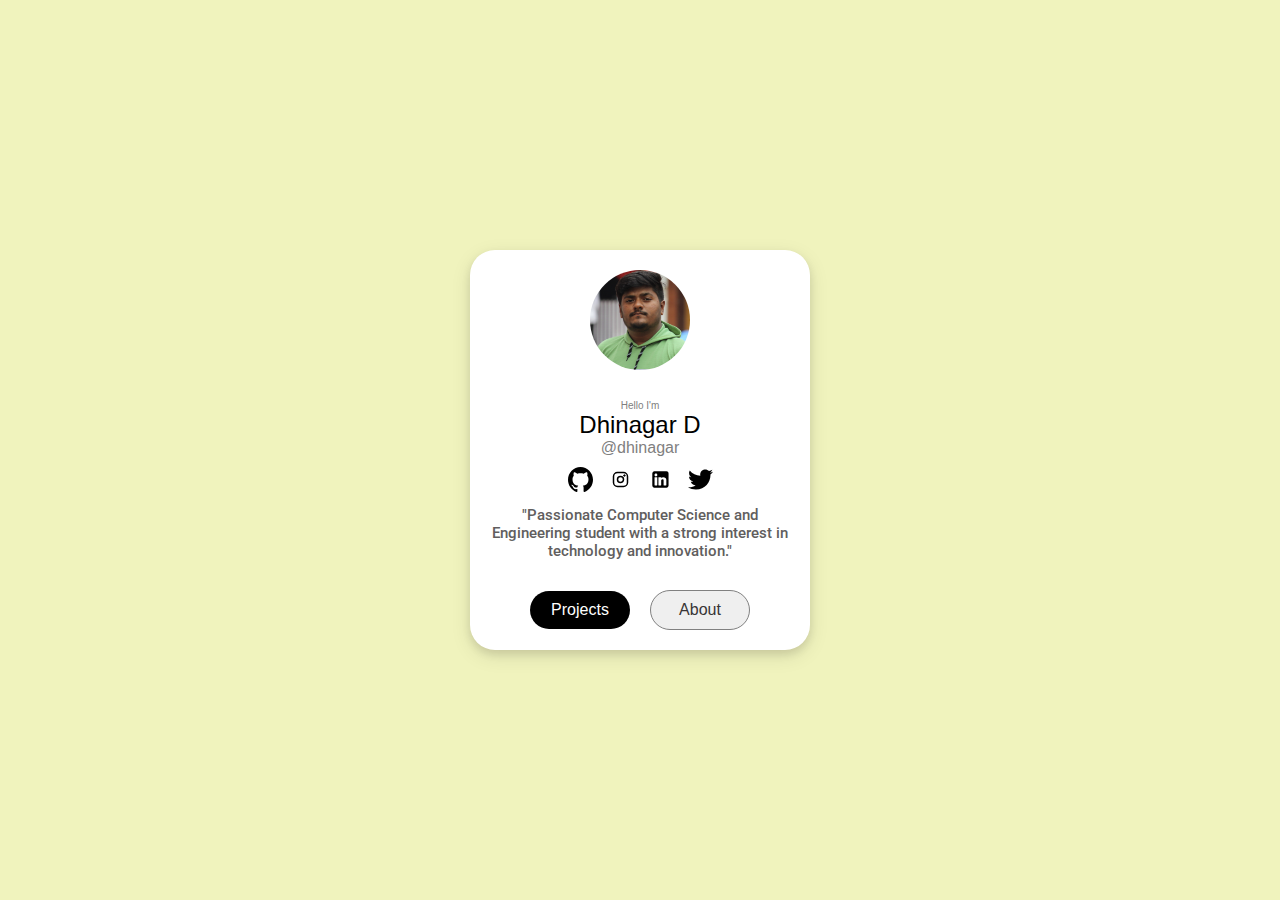
<file: index.html>
<!DOCTYPE html>
<html lang="en">
<head>
  <meta charset="UTF-8">
  <meta name="viewport" content="width=device-width, initial-scale=1.0">
  <title>My Profile</title>
  <link rel="stylesheet" href="style/style.css">
</head>
<body>
  <div class="container">
    <div class="main-card">
      <div class="profile-photo">
        <img src="./icon/WhatsApp Image 2024-10-03 at 11.34.05 AM.jpeg" alt="Profile Photo">
      </div>
      <div class="name">
        <p class="name-0">Hello I'm</p>
        <p class="name-1">Dhinagar D</p>
        <p class="name-2">@dhinagar</p>
      </div>
      <div class="media-icon">
        <a href="https://github.com/Dhinagar27" target="_blank">
          <img src="./icon/github-142-svgrepo-com.svg" alt="GitHub">
        </a>
        <a href="https://www.instagram.com/dhinagar_27?igsh=MXdqbTlxcHRyajlkcw==" target="_blank">
          <img src="./icon/instagram-svgrepo-com.svg" alt="Instagram">
        </a>
        <a href="https://www.linkedin.com/in/dhinagar-d" target="_blank">
          <img src="./icon/linkedin-svgrepo-com.svg" alt="LinkedIn">
        </a>
        <a href="https://x.com/vijay_dhinagar" target="_blank">
          <img src="./icon/twitter-154-svgrepo-com.svg" alt="Twitter">
        </a>
      </div>
      <div class="about">
        <p>"Passionate Computer Science and Engineering student with a strong interest in technology and innovation."</p>
      </div>
      <div class="button">
         <a href="./projects.html"><button class="follow-button">Projects</button></a>
        <a href="./about.html" target="_blank"><button class="message-button">About</button></a> 
      </div>
    </div>
  </div>
</body>
</html>
</file>
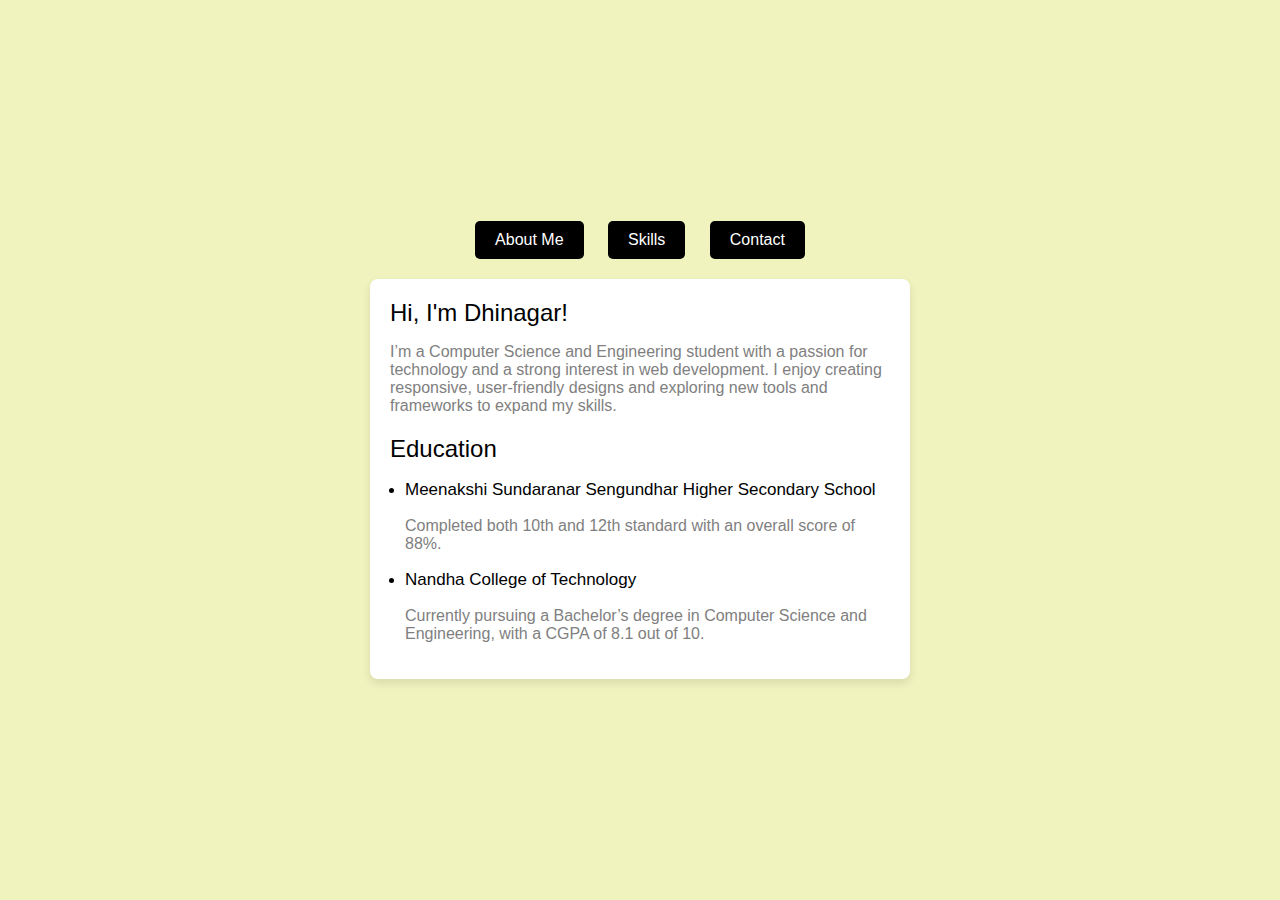
<file: about.html>
<!DOCTYPE html>
<html lang="en">
<head>
  <meta charset="UTF-8">
  <meta name="viewport" content="width=device-width, initial-scale=1.0">
  <title>Toggle Content</title>
  <link rel="stylesheet" href="./style/about.css">
  <style>
   
  </style>
</head>
<body>
  <div class="button-container">
    <button onclick="showContent('about')">About Me</button>
    <button onclick="showContent('skills')">Skills</button>
    <button onclick="showContent('contact')">Contact</button>
  </div>

  <div class="content-container">
    <div id="about" class="content active">
      <div class="intro-section">
        <p class="intro-name">Hi, I'm Dhinagar!</p>
        <p class="intro-text">I’m a Computer Science and Engineering student with a passion for technology and a strong interest in web development. I enjoy creating responsive, user-friendly designs and exploring new tools and frameworks to expand my skills.</p>
      </div>
      <div class="education-section">
        <p class="section-title">Education</p>
        <ul class="education-list">
          <li class="education-item">
            <p class="school-name">Meenakshi Sundaranar Sengundhar Higher Secondary School</p>
            <p class="education-detail">Completed both 10th and 12th standard with an overall score of 88%.</p>
          </li>
          <li class="education-item">
            <p class="school-name">Nandha College of Technology</p>
            <p class="education-detail">Currently pursuing a Bachelor’s degree in Computer Science and Engineering, with a CGPA of 8.1 out of 10.</p>
          </li>
        </ul>
      </div>
    </div>
    
    <div id="skills" class="content">
      <div class="skill-section">
        <div class="skill-title">
          <p>"I possess a diverse skill set in technology and design, enabling me to create effective and innovative solutions."</p>
        </div>
        <div class="skill-card">
          <div class="skill-card-item">
            <img src="./icon/java-svgrepo-com.svg" alt="Java">
          </div>
          <div class="skill-card-item">
            <img src="./icon/git-svgrepo-com.svg" alt="Git">
          </div>
          <div class="skill-card-item">
            <img src="./icon/html-5-svgrepo-com.svg" alt="HTML">
          </div>
          <div class="skill-card-item">
            <img src="./icon/css-3-svgrepo-com.svg" alt="CSS">
          </div>
          <div class="skill-card-item">
            <img src="./icon/javascript-svgrepo-com.svg" alt="JavaScript">
          </div>
          <div class="skill-card-item">
            <img src="./icon/python-svgrepo-com.svg" alt="Python">
          </div>
        </div>
      </div>
    </div>

    <div id="contact" class="content">
      <div class="contact-title">
        <p class="contact-title-p">Keep In Touch</p>
      </div>
      <div class="contact-details">
        <div class="input-row">
          <input type="text" placeholder="Name" required>
        </div>
        <div class="input-row">
          <input type="number" placeholder="Mobile Number" required>
        </div>
        <div class="input-row">
          <input type="email" placeholder="Email" required>
        </div>
        <div class="input-row">
          <textarea placeholder="Message" required></textarea>
        </div>
        <div class="contact-button">
          <button class="send-button" onclick="sendMessage()">Send</button></div>
        
      </div>
    </div>
  </div>
  
  <script>
    function showContent(contentId) {
      const contents = document.querySelectorAll('.content');
      contents.forEach(content => content.classList.remove('active'));
      document.getElementById(contentId).classList.add('active');
    }

    function sendMessage() {
      alert("Message sent successfully!"); // Add your form submission logic here
    }
  </script>
</body>
</html>
</file>
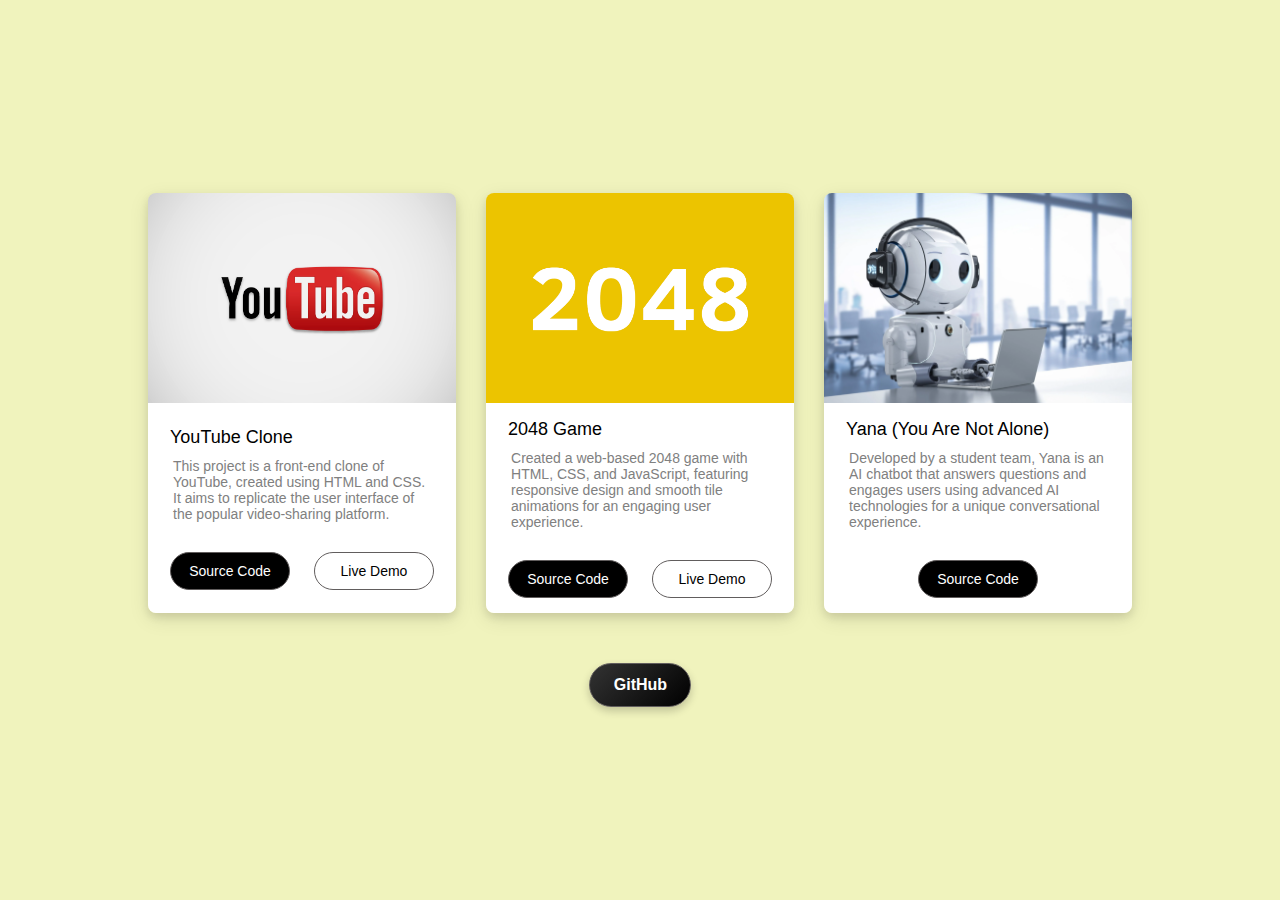
<file: projects.html>
<!DOCTYPE html>
<html lang="en">
<head>
  <meta charset="UTF-8">
  <meta name="viewport" content="width=device-width, initial-scale=1.0">
  <link rel="stylesheet" href="./style/projects.css">
  <title>Responsive Project Card</title>
</head>
<body>
  <div class="container">
    <!-- <div class="title">
      <p class="title-name">PROJECTS</p>
    </div> -->
    <div class="main-card">
      <div class="project">
        <div class="project-img">
           <img src="./icon/R.png" alt="Project Image"> 
        </div>
        <div class="project-details">
          <div class="project-name">
            <p>YouTube Clone</p>
          </div>
          <div class="project-description">
            <p>This project is a front-end clone of YouTube, created using HTML and CSS. It aims to replicate the user interface of the popular video-sharing platform.</p>
          </div>
          <div class="buttons">
            <a href="https://github.com/Dhinagar27/YouTube-Front-End-Clone"><button class="source-code-button">Source Code</button></a>
            <a href="https://dhinagar27.github.io/YouTube-Front-End-Clone/"><button class="live-demo-button">Live Demo</button></a>
          </div>
        </div>
      </div>

      <div class="project">
        <div class="project-img">
           <img src="./icon/R (1).png" alt="Project Image"> 
        </div>
        <div class="project-details">
          <div class="project-name">
            <p>2048 Game</p>
          </div>
          <div class="project-description">
            <p>Created a web-based 2048 game with HTML, CSS, and JavaScript, featuring responsive design and smooth tile animations for an engaging user experience.</p>
          </div>
          <div class="buttons">
            <a href="https://github.com/Dhinagar27/2048"><button class="source-code-button">Source Code</button></a>
            <a href="https://dhinagar27.github.io/2048/"><button class="live-demo-button">Live Demo</button></a>
          </div>
        </div>
      </div>

      <div class="project">
        <div class="project-img">
           <img src="./icon/Chatbots-in-Machine-Learning-scaled.webp" alt="Project Image"> 
        </div>
        <div class="project-details">
          <div class="project-name">
            <p>Yana (You Are Not Alone)</p>
          </div>
          <div class="project-description">
            <p>Developed by a student team, Yana is an AI chatbot that answers questions and engages users using advanced AI technologies for a unique conversational experience.</p>
          </div>
          <div class="buttons">
            <a href="https://github.com/Begin-Coders/Yana"><button class="source-code-button">Source Code</button></a>
          </div>
        </div>
      </div>
    </div>
    <div class="button-container">
      <button class="github-button">GitHub</button>
    </div>
  </div>
</body>
</html>
</file>
<file: style/style.css>
@import url('https://fonts.googleapis.com/css2?family=Roboto:ital,wght@0,500;1,500&display=swap');

body {
  margin: 0;
  padding: 0;
  font-family: Arial, sans-serif;
  display: flex;
  justify-content: center;
  align-items: center;
  height: 100vh;
  background-color: #f0f3bd;
}

.container {
  width: 100%;
  height: 100vh;
  display: flex;
  justify-content: center;
  align-items: center;
}

.main-card {  
  width: 90%;
  height: 400px;
  max-width: 340px;
  background-color: #fff;
  border-radius: 25px;
  overflow: hidden;
  box-shadow: 0 4px 8px rgba(24, 3, 3, 0.1), 0 6px 20px rgba(0, 0, 0, 0.1);
}

.profile-photo {
  width: 100%;
  padding: 20px 0;
  display: flex;
  justify-content: center;
  align-items: center;
}

.profile-photo img {
  width: 100px;
  height: 100px;
  border-radius: 50%;
  object-fit: cover;
}

.name {
  text-align: center;
  margin: 0;
  padding: 10px 0;
}
.name-0{
  font-size: 10px;
  margin: 0;
  color: gray;
}
.name-1 {
  font-size: 24px;
  margin: 0;
}

.name-2 {
  color: gray;
  cursor: pointer;
  font-size: 16px;
  margin: 0;
}

.media-icon {
  display: flex;
  justify-content: center;
  align-items: center;
  gap: 15px;
  
}

.media-icon img {
  width: 25px;
  height: 25px;
  cursor: pointer;
}


.about {
 
  text-align: center;
  padding: 10px 20px;
  font-family: "Roboto", sans-serif;
  font-weight: 500;
  color: rgb(97, 94, 94);
  font-size: 15px;
}
.about p {
  margin: 0;
}

.button {
  display: flex;
  justify-content: center;
  align-items: center;
  gap: 20px;
  padding: 20px;
}

button {
  padding: 10px 20px;
  border-radius: 20px;
  cursor: pointer;
  font-size: 16px;
  width: 100px;
  border: 1px solid gray;
}

.follow-button {
  background-color: #000;
  color: #fff;
  border: none;
}

.message-button {
  color: rgb(56, 53, 53);
}

/* Media Queries for Responsiveness */
@media screen and (max-width: 768px) {
  .main-card {
    max-width: 300px;
  }

  .name-1 {
    font-size: 22px;
  }

  .name-2 {
    font-size: 14px;
  }

  .about p {
    font-size: 14px;
  }
}

@media screen and (max-width: 480px) {
  .main-card {
    max-width: 260px;
  }

  .name-1 {
    font-size: 20px;
  }

  .media-icon img {
    width: 20px;
    height: 20px;
  }

  .about p {
    font-size: 13px;
  }

  button {
    width: 90px;
    padding: 8px 15px;
  }
}
</file>
<file: style/about.css>
body {
  font-family: Arial, sans-serif;
  display: flex;
  flex-direction: column;
  align-items: center;
  justify-content: center;
  height: 100vh;
  margin: 0;
  background-color: #f0f3bd;
}

.button-container {
  margin-bottom: 20px;
  text-align: center;
}

.button-container button {
  padding: 10px 20px;
  margin: 0 10px;
  border: none;
  border-radius: 5px;
  background-color: black;
  color: #fff;
  cursor: pointer;
  font-size: 16px;
  transition: background-color 0.3s ease;
}

.button-container button:hover {
  background-color: #333;
}

.content-container {
  width: 90%;
  max-width: 500px;
  padding: 20px;
  background-color: #ffffff;
  border-radius: 8px;
  box-shadow: 0 4px 8px rgba(0, 0, 0, 0.1);
}

.content {
  display: none;
  font-size: 16px;
}

.content.active {
  display: block;
}

.intro-section {
  margin-bottom: 20px;
}

.intro-name {
  font-size: 24px;
  margin: 0 0 10px;
}

.intro-text {
  font-size: 16px;
  color: gray;
}

.education-section {
  margin-top: 20px;
}

.section-title {
  font-size: 24px;
  margin: 0 0 10px;
}

.education-list {
  padding: 0;
  margin: 0;
  margin-left: 15px;
}

.education-item {
}

.school-name {
  font-size: 17px;
}

.education-detail {
  font-size: 16px;
  color: gray;
}

.skill-title {
  font-size: 18px;
  text-align: center;
}

.skill-title p {
  margin: 0;
  margin-top: 10px;
  margin-bottom: 10px;
}

.skill-card {
  display: flex;
  flex-wrap: wrap;
  justify-content: center;
  gap: 20px;
  margin-top: 10px;
  margin-bottom: 10px;
}

.skill-card-item {
  height: 120px;
  width: 120px;
  display: flex;
  flex-direction: column;
  align-items: center;
  justify-content: center;
  box-shadow: 0 4px 8px rgba(0, 0, 0, 0.1);
  border-radius: 8px;
}

.skill-card-item img {
  height: 60px;
  width: 60px;
}

.contact-title p{
  font-size: 16px;
  color: gray;
  text-align: center;
  margin: 0;
}

#contact {

  padding: 20px;
  border-radius: 8px;
  max-width: 600px;

}

.contact-title p {
  font-size: 20px;
  text-align: center;
  margin-bottom: 20px;
}


.contact-details {
  display: flex;
  flex-direction: column;
}

.input-row {
  display: flex;
  flex-direction: column; /* Change to column for better layout */
  margin-bottom: 15px;
}

.input-row input,
.input-row textarea {
  width: 95%; /* Full width */
  padding: 10px;
  border: 1px solid #ccc;
  border-radius: 4px;
  font-size: 16px;
}

.input-row textarea {
  resize: vertical; /* Allow vertical resizing only */
  height: 60px; /* Set a default height */
  font-family: sans-serif;

}

.send-button {
  padding: 10px;
  border: none;
  border-radius: 4px;
  background-color: black;
  color: white;
  font-size: 16px;
  cursor: pointer;
  margin-top: 10px;
  width: 20%;
  
}
.contact-button{
  display: flex;
  justify-content: center;

}

button:hover {
  background-color: #333;
}

/* Responsive Design */
@media (max-width: 768px) {
  .content-container {
    padding: 15px;
  }

  .button-container button {
    margin: 5px 0;
    width: 50%;
  }
}
</file>
<file: style/projects.css>
body {
  margin: 0;
  padding: 0;
  font-family: Arial, sans-serif;
  background-color: #f5f5f5;
  display: flex;
  justify-content: center;
  align-items: center;
  min-height: 100vh;
  background-color: #f0f3bd;
  
}

.container {
  display: flex;
  justify-content: center;
  align-items: center;
  flex-wrap: wrap;
  width: 80%;
}
.title {
  font-size: 20px;
  font-weight: bold;
  font-family: Arial, sans-serif;
  color: #333; /* Dark color for readability */
  text-align: center;
  padding: 0;
  display: inline-block; /* Keeps the underline tight to the text */
}
.title-name{
  margin:0;
  margin-bottom: 10px;
  margin-top: 10px;
}





.main-card {
  display: flex;
  flex-wrap: wrap; /* Allow wrapping of items */
  justify-content: space-between; /* Space out items evenly */
  padding: 20px; /* Padding around the flex container */
  max-width: 1400px; /* Maximum width of the container */
  width: 100%; /* Full width for smaller screens */
}

.project {
  flex: 1 1 280px; /* Flex-grow, flex-shrink, and flex-basis for responsive behavior */
  max-width: calc(33.33% - 20px); /* Max width for each project card, allowing space for gaps */
  height: 420px; /* Height for the project card */
  border-radius: 8px;
  box-shadow: 0 4px 8px rgba(24, 3, 3, 0.1), 0 6px 20px rgba(0, 0, 0, 0.1);
  transition: transform 0.3s ease;
  overflow: hidden; /* Prevent overflow of contents */
  margin-bottom: 20px; /* Space between rows */
  display: flex; /* Enable flex layout for the project card */
  flex-direction: column; /* Stack children vertically */
  justify-content: space-between; /* Space out children evenly */
}

.project:hover {
  transform: translateY(-5px);
}

.project-img {
  height: 50%; /* Adjust height to 50% of the project div */
  overflow: hidden;
}

.project-img img {
  width: 100%;
  height: 100%;
  object-fit: cover;
}

.project-details {
  padding: 15px;
  box-sizing: border-box;
  flex-grow: 1; /* Allow description to grow and take up available space */
  display: flex;
  background-color: white;
  flex-direction: column; /* Stack details vertically */
  justify-content: center; /* Center contents vertically */
}

.project-name p {
  font-size: 18px;
  margin: 0;
  padding-left: 7px;
}

.project-description {
  margin-bottom: 10px;
  padding: 10px;
  box-sizing: border-box;
}

.project-description p {
  font-size: 14px;
  color: gray;
  margin: 0;
}

.buttons {
  display: flex; /* Keep buttons horizontal */
  justify-content: space-around; /* Space out buttons */
  align-items: center;
  margin-top: 10px;
  gap: 10px; /* Use gap for spacing between buttons */
}

button {
  flex: 1; /* Keep buttons equal size */
  padding: 10px; /* Padding for buttons */
  font-size: 14px; /* Font size for buttons */
  color: #fff;
  border: none;
  border-radius: 5px;
  cursor: pointer;
  transition: background-color 0.2s ease;
  border: 1px solid rgb(97, 93, 93);
  min-width: 100px; /* Minimum width to ensure buttons don't shrink too much */
}

.source-code-button {
  background-color: black;
  border-radius: 62px;
  min-width: 120px; /* Additional minimum width for source code button */
}

.source-code-button:hover {
  background-color: #333;

}

.live-demo-button {
  background-color: white;
  border-radius: 62px;
  color: black;
  min-width: 120px; /* Additional minimum width for live demo button */
}

.live-demo-button:hover {
  opacity: 0.7;
}

.button-container {
  width: 10%; /* Full width to center the button */
  display: flex;
  justify-content: center;
  
}

.github-button {
  background: linear-gradient(135deg, #333, #000); /* Gradient for a modern look */
  color: white;
  padding: 12px 24px;
  font-size: 16px;
  font-weight: bold;
  border-radius: 62px;
  margin-top: 10px;
  margin-bottom: 20px;
  text-align: center;
  text-decoration: none;
  display: inline-block;
  box-shadow: 0 4px 8px rgba(0, 0, 0, 0.2);
  transition: transform 0.3s ease, box-shadow 0.3s ease, background 0.3s ease;
}

.github-button:hover {
  background: linear-gradient(135deg, #000, #333);
  transform: translateY(-3px);
  box-shadow: 0 6px 12px rgba(0, 0, 0, 0.3);
}

.github-button:active {
  transform: translateY(0);
  box-shadow: 0 4px 8px rgba(0, 0, 0, 0.2);
}


/* Media Queries for Responsiveness */
@media (max-width: 1024px) {
  .main-card {
    padding: 15px;
  }

  .project {
    max-width: calc(50% - 10px); /* 2 items per row on medium screens */
  }
}

@media (max-width: 768px) {
  .main-card {
    padding: 10px;
  }

  .project {
    max-width: calc(100% - 10px); /* Full width for project cards on small screens */
    margin: 10px 0; /* Add vertical margin for spacing */
  }

  .buttons {
    gap: 5px; /* Reduce gap between buttons */
  }
  .source-code-button,
  .live-demo-button
  {
    padding: 10px 20px;
    
  }

  button {
    padding: 8px; /* Smaller padding for buttons */
    font-size: 12px; /* Smaller font size for buttons */
  }
}

@media (max-width: 480px) {
  .main-card {
    padding: 5px; /* Reduced padding on very small screens */
  }

  .buttons {
    gap: 5px; /* Maintain gap for spacing between buttons */
    
  }
  .source-code-button,
  .live-demo-button
  {
    padding: 10px 20px;
    font-size: 16px;
  }

  button {
    padding: 6px; /* Consistent smaller padding */
    font-size: 10px; /* Consistent smaller font size */
  }
}
</file>
